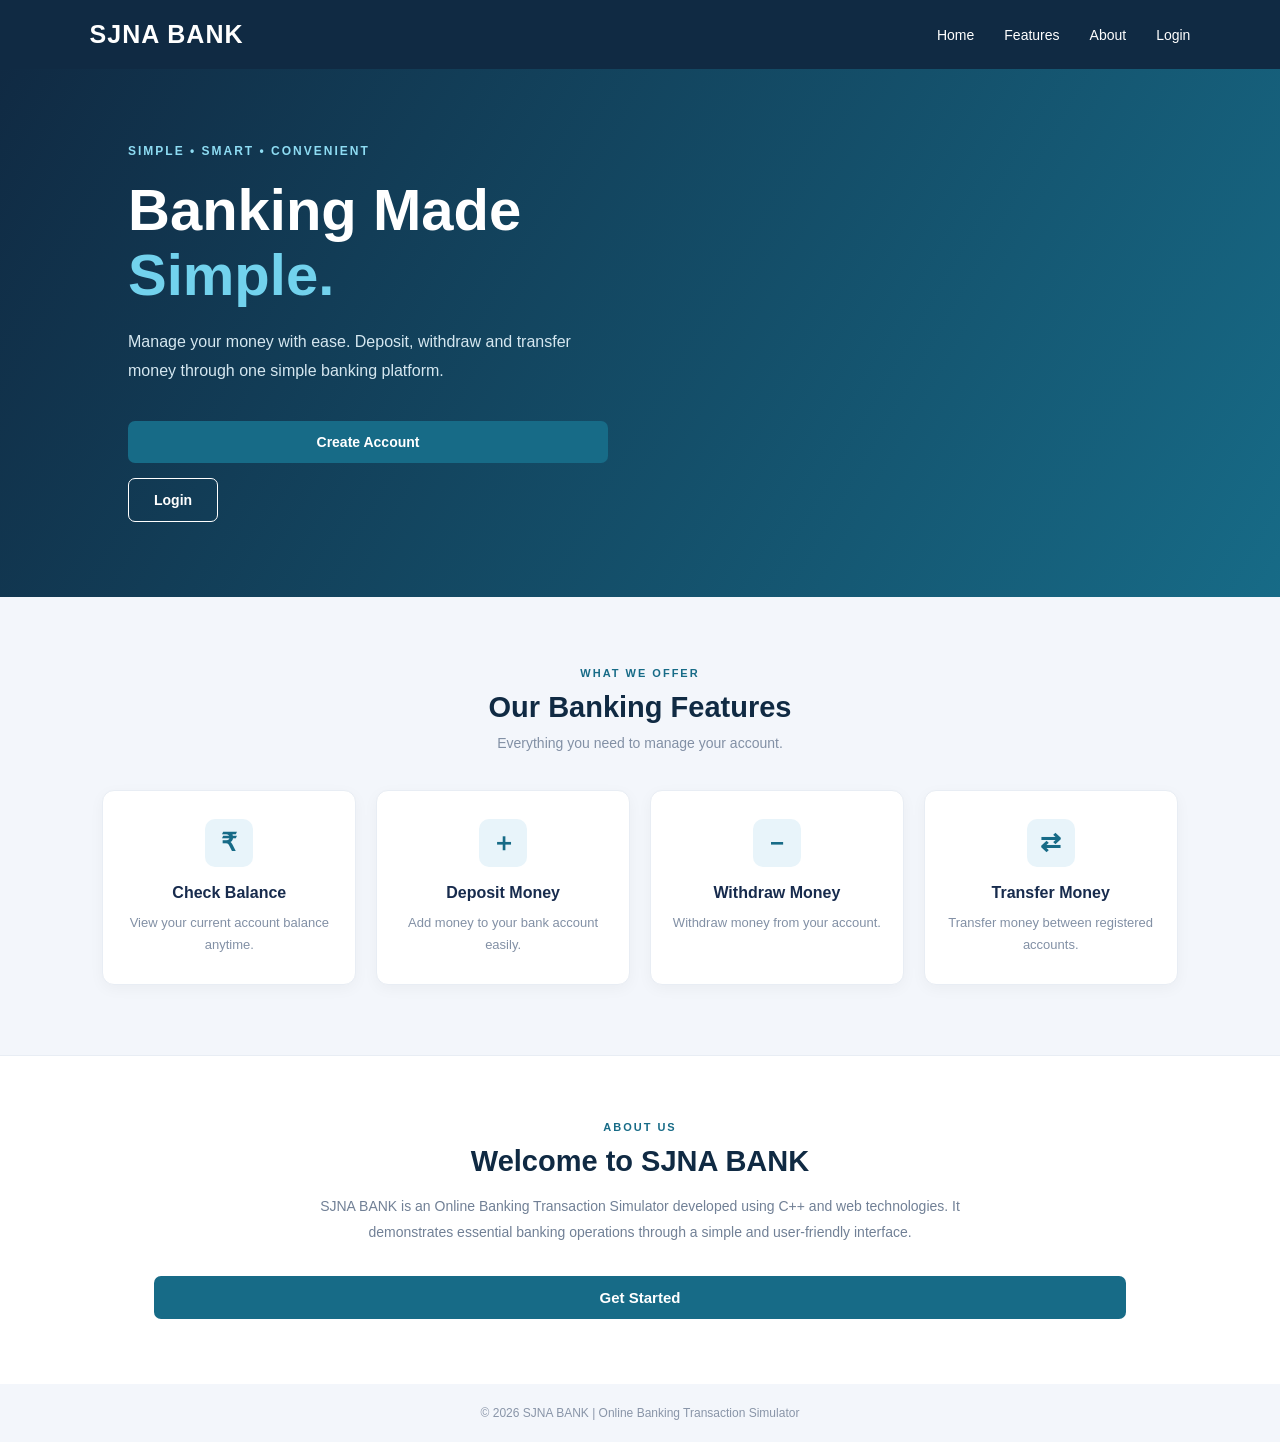
<file: frontend/index.html>
<!DOCTYPE html>
<html lang="en">
<head>
    <meta charset="UTF-8">
    <meta name="viewport" content="width=device-width, initial-scale=1.0">
    <title>SJNA BANK - Home</title>
    <link rel="stylesheet" href="style.css">
</head>

<body>

    <!-- NAVBAR -->
    <nav class="navbar">
        <div class="logo">SJNA BANK</div>

        <div class="nav-links">
            <a href="#home">Home</a>
            <a href="#features">Features</a>
            <a href="#about">About</a>
            <a href="login.html">Login</a>
        </div>
    </nav>

    <!-- HERO SECTION -->
    <section class="hero" id="home">
        <div class="hero-content">

            <p class="tagline">SIMPLE • SMART • CONVENIENT</p>

            <h1>Banking Made<br><span>Simple.</span></h1>

            <p class="description">
                Manage your money with ease.
                Deposit, withdraw and transfer money
                through one simple banking platform.
            </p>

            <div class="buttons">
                <a href="register.html" class="btn primary">
                    Create Account
                </a>

                <a href="login.html" class="btn secondary">
                    Login
                </a>
            </div>

        </div>
    </section>

    <!-- FEATURES -->
    <section class="features" id="features">

        <div class="section-heading">
            <p>WHAT WE OFFER</p>
            <h2>Our Banking Features</h2>
            <span>Everything you need to manage your account.</span>
        </div>

        <div class="feature-container">

            <div class="feature-card">
                <div class="feature-icon">₹</div>
                <h3>Check Balance</h3>
                <p>View your current account balance anytime.</p>
            </div>

            <div class="feature-card">
                <div class="feature-icon">＋</div>
                <h3>Deposit Money</h3>
                <p>Add money to your bank account easily.</p>
            </div>

            <div class="feature-card">
                <div class="feature-icon">－</div>
                <h3>Withdraw Money</h3>
                <p>Withdraw money from your account.</p>
            </div>

            <div class="feature-card">
                <div class="feature-icon">⇄</div>
                <h3>Transfer Money</h3>
                <p>Transfer money between registered accounts.</p>
            </div>

        </div>
    </section>

    <!-- ABOUT -->
    <section class="about" id="about">

        <p>ABOUT US</p>
        <h2>Welcome to SJNA BANK</h2>

        <p>
            SJNA BANK is an Online Banking Transaction Simulator
            developed using C++ and web technologies.
            It demonstrates essential banking operations
            through a simple and user-friendly interface.
        </p>

        <a href="register.html" class="btn primary">
            Get Started
        </a>

    </section>

    <!-- FOOTER -->
    <footer class="dashboard-footer">
        <p>© 2026 SJNA BANK | Online Banking Transaction Simulator</p>
    </footer>

</body>
</html>
</file>
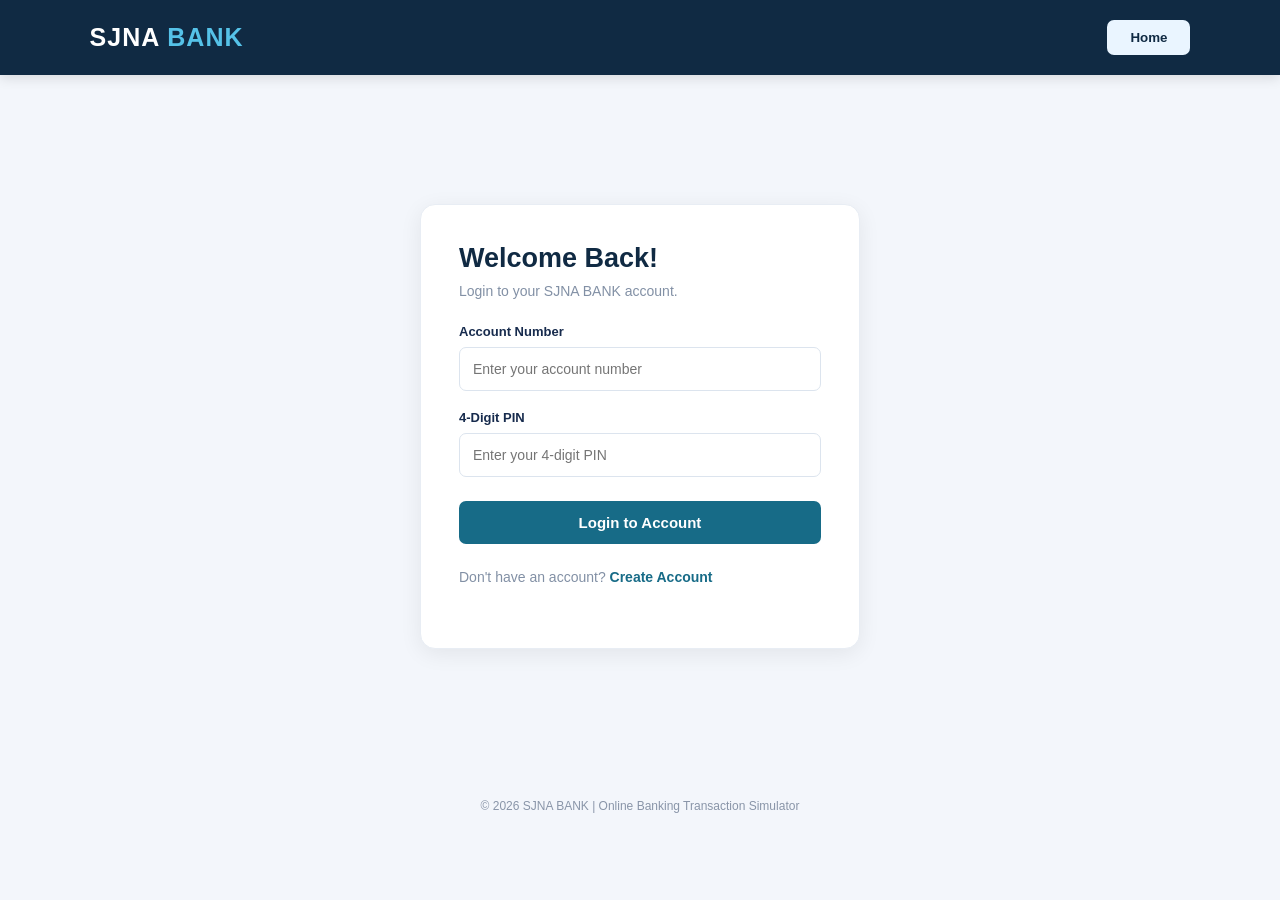
<file: frontend/dashboard.html>
<!DOCTYPE html>
<html lang="en">
<head>
    <meta charset="UTF-8">
    <meta name="viewport" content="width=device-width, initial-scale=1.0">
    <title>SJNA BANK - Dashboard</title>
    <link rel="stylesheet" href="style.css">
</head>

<body class="dashboard-page">

    <!-- NAVBAR -->
    <header class="dashboard-navbar">
        <h1>SJNA <span>BANK</span></h1>

        <div class="nav-right">
            <button class="logout-btn"
                onclick="window.location.href='profile.html'">
                My Account
            </button>

            <button class="logout-btn" onclick="logout()">
                Logout
            </button>
        </div>
    </header>

    <main class="dashboard-container">

        <!-- WELCOME SECTION -->
        <section class="welcome-section">
            <div>
                <h2>Welcome, <span id="customerName">Customer</span>!</h2>
                <p>Here's an overview of your banking activity.</p>
            </div>

            <div class="account-info">
                <span>ACCOUNT NUMBER</span>
                <strong id="accountNumber"></strong>

                <br><br>

                <span>ACCOUNT TYPE</span>
                <strong id="dashboardAccountType">Loading...</strong>
            </div>
        </section>

        <!-- BALANCE CARD -->
        <section class="balance-card">
            <div>
                <p>AVAILABLE BALANCE</p>
                <h1>₹ <span id="balance">0.00</span></h1>
                <span class="balance-note">Your current account balance</span>
            </div>

            <button onclick="loadBalance()">↻ Refresh Balance</button>
        </section>

        <!-- BANKING OPERATIONS -->
        <section class="operations-section">
            <h2>Banking Services</h2>
            <p class="section-subtitle">Choose an operation to continue.</p>

            <div class="operations">

                <div class="operation-card deposit-card">
                    <div class="operation-icon">＋</div>
                    <h3>Deposit Money</h3>
                    <p>Add money to your account.</p>

                    <input type="number" id="depositAmount"
                        placeholder="Enter amount" min="0.01" step="0.01">

                    <button onclick="depositMoney()">Deposit Money</button>
                </div>

                <div class="operation-card withdraw-card">
                    <div class="operation-icon">－</div>
                    <h3>Withdraw Money</h3>
                    <p>Withdraw from your account.</p>

                    <input type="number" id="withdrawAmount"
                        placeholder="Enter amount" min="0.01" step="0.01">

                    <button onclick="withdrawMoney()">Withdraw Money</button>
                </div>

                <div class="operation-card transfer-card">
                    <div class="operation-icon">⇄</div>
                    <h3>Transfer Money</h3>
                    <p>Send money to another account.</p>

                    <input type="text" id="receiverAccount"
                        placeholder="Receiver account number">

                    <input type="number" id="transferAmount"
                        placeholder="Enter amount" min="0.01" step="0.01">

                    <button onclick="transferMoney()">Send Money</button>
                </div>

            </div>
        </section>

        <!-- MESSAGE -->
        <section class="message-section">
            <p id="message"></p>
        </section>

        <!-- TRANSACTION HISTORY -->
        <section class="transaction-section">
            <div class="transaction-heading">
                <div>
                    <h2>Recent Transactions</h2>
                    <p>Your account activity and transaction records.</p>
                </div>
            </div>

            <div id="transactionHistory" class="transaction-history">
                <p>No transactions found.</p>
            </div>
        </section>

    </main>

    <footer class="dashboard-footer">
        <p>© 2026 SJNA BANK | Online Banking Transaction Simulator</p>
    </footer>

    <script src="script.js"></script>

</body>
</html>
</file>
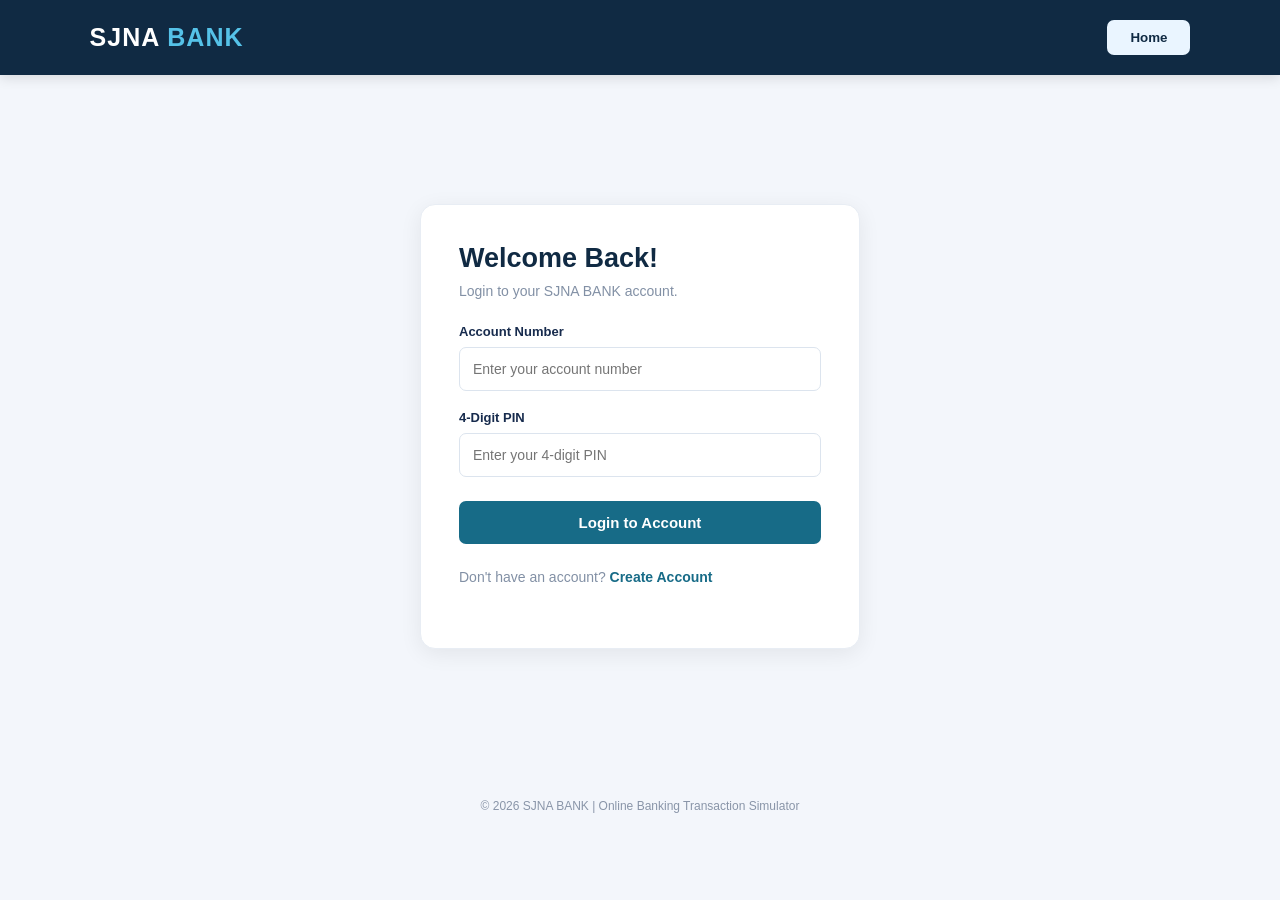
<file: frontend/login.html>
<!DOCTYPE html>
<html lang="en">
<head>
    <meta charset="UTF-8">
    <meta name="viewport" content="width=device-width, initial-scale=1.0">
    <title>SJNA BANK - Login</title>
    <link rel="stylesheet" href="style.css">
</head>

<body class="dashboard-page">

    <!-- NAVBAR -->
    <header class="dashboard-navbar">
        <h1>SJNA <span>BANK</span></h1>

        <div class="nav-right">
            <button class="logout-btn"
                onclick="window.location.href='index.html'">
                Home
            </button>
        </div>
    </header>

    <!-- LOGIN SECTION -->
    <main class="auth-section">
        <div class="auth-card">

            <h1>Welcome Back!</h1>
            <p>Login to your SJNA BANK account.</p>

            <form id="loginForm">

                <label for="accountNumber">Account Number</label>
                <input
                    type="text"
                    id="accountNumber"
                    placeholder="Enter your account number"
                    required
                >

                <label for="pin">4-Digit PIN</label>
                <input
                    type="password"
                    id="pin"
                    placeholder="Enter your 4-digit PIN"
                    maxlength="4"
                    pattern="[0-9]{4}"
                    required
                >

                <button type="submit" class="btn primary">
                    Login to Account
                </button>

            </form>

            <p id="message"></p>

            <p class="auth-switch">
                Don't have an account?
                <a href="register.html">Create Account</a>
            </p>

        </div>
    </main>

    <footer class="dashboard-footer">
        <p>© 2026 SJNA BANK | Online Banking Transaction Simulator</p>
    </footer>

    <script src="script.js"></script>

</body>
</html>
</file>
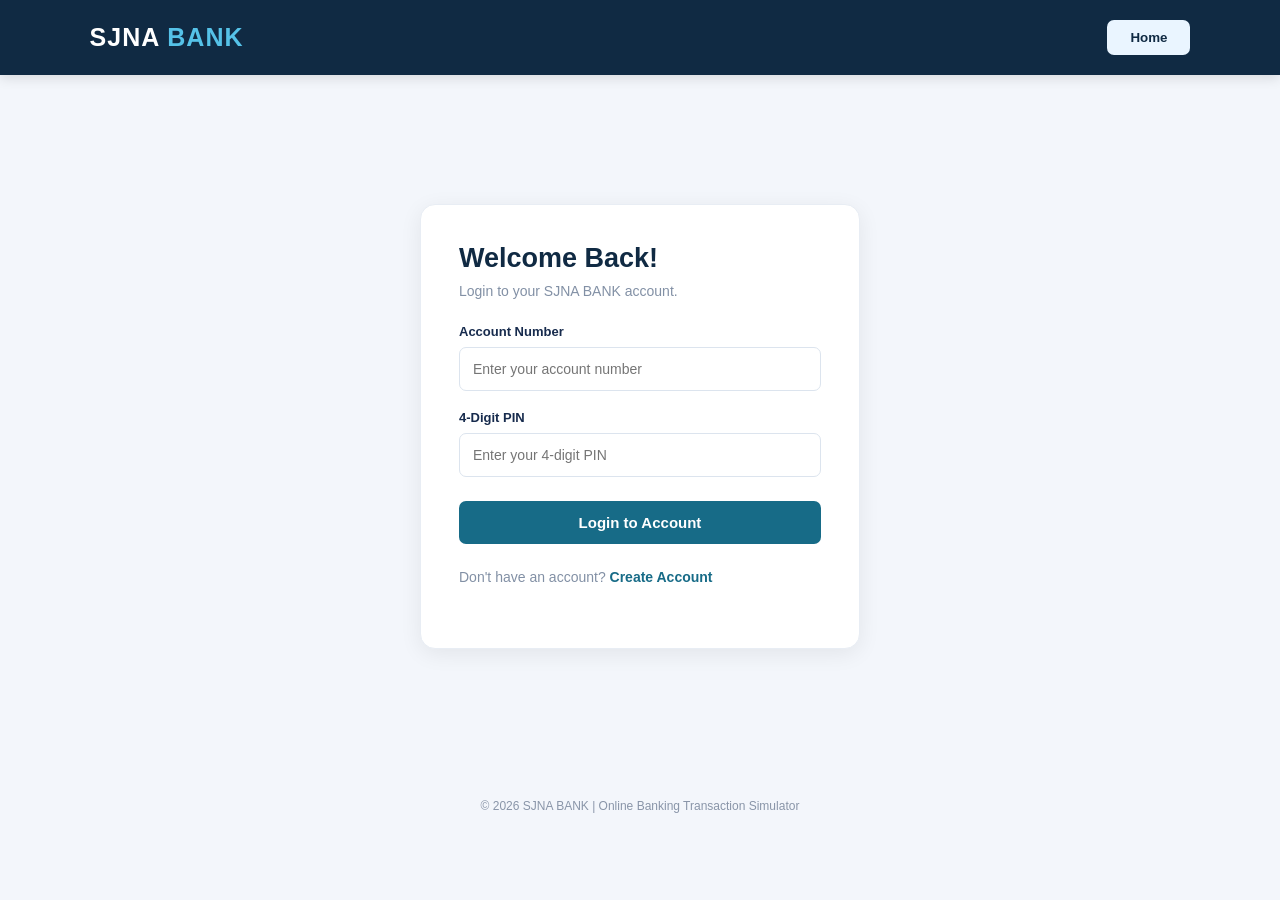
<file: frontend/profile.html>
<!DOCTYPE html>
<html lang="en">
<head>
    <meta charset="UTF-8">
    <meta name="viewport" content="width=device-width, initial-scale=1.0">
    <title>SJNA BANK - My Profile</title>
    <link rel="stylesheet" href="style.css">
</head>

<body class="dashboard-page">

    <header class="dashboard-navbar">
        <h1>SJNA <span>BANK</span></h1>

        <div class="nav-right">
            <button class="logout-btn" onclick="logout()">Logout</button>
        </div>
    </header>

    <main class="profile-container">

        <div class="profile-heading">
            <h2>My Profile</h2>
            <p>View your account information.</p>
        </div>

        <section class="profile-card">

            <div class="profile-avatar" id="profileAvatar">N</div>

            <h2 id="profileName">Loading...</h2>
            <p class="profile-subtitle">SJNA BANK Customer</p>

            <div class="profile-details">

                <div class="profile-detail">
                    <span>ACCOUNT HOLDER</span>
                    <strong id="profileHolder">Loading...</strong>
                </div>

                <div class="profile-detail">
                    <span>ACCOUNT NUMBER</span>
                    <strong id="profileAccount">Loading...</strong>
                </div>

                <div class="profile-detail">
                    <span>ACCOUNT TYPE</span>
                    <strong id="profileAccountType">Loading...</strong>
                </div>

                <div class="profile-detail">
                    <span>AVAILABLE BALANCE</span>
                    <strong>₹ <span id="profileBalance">0.00</span></strong>
                </div>

            </div>

            <button class="profile-back-btn"
                onclick="window.location.href='dashboard.html'">
                Back to Dashboard
            </button>

        </section>

    </main>

    <footer class="dashboard-footer">
        <p>© 2026 SJNA BANK | Online Banking Transaction Simulator</p>
    </footer>

    <script src="script.js"></script>

</body>
</html>
</file>
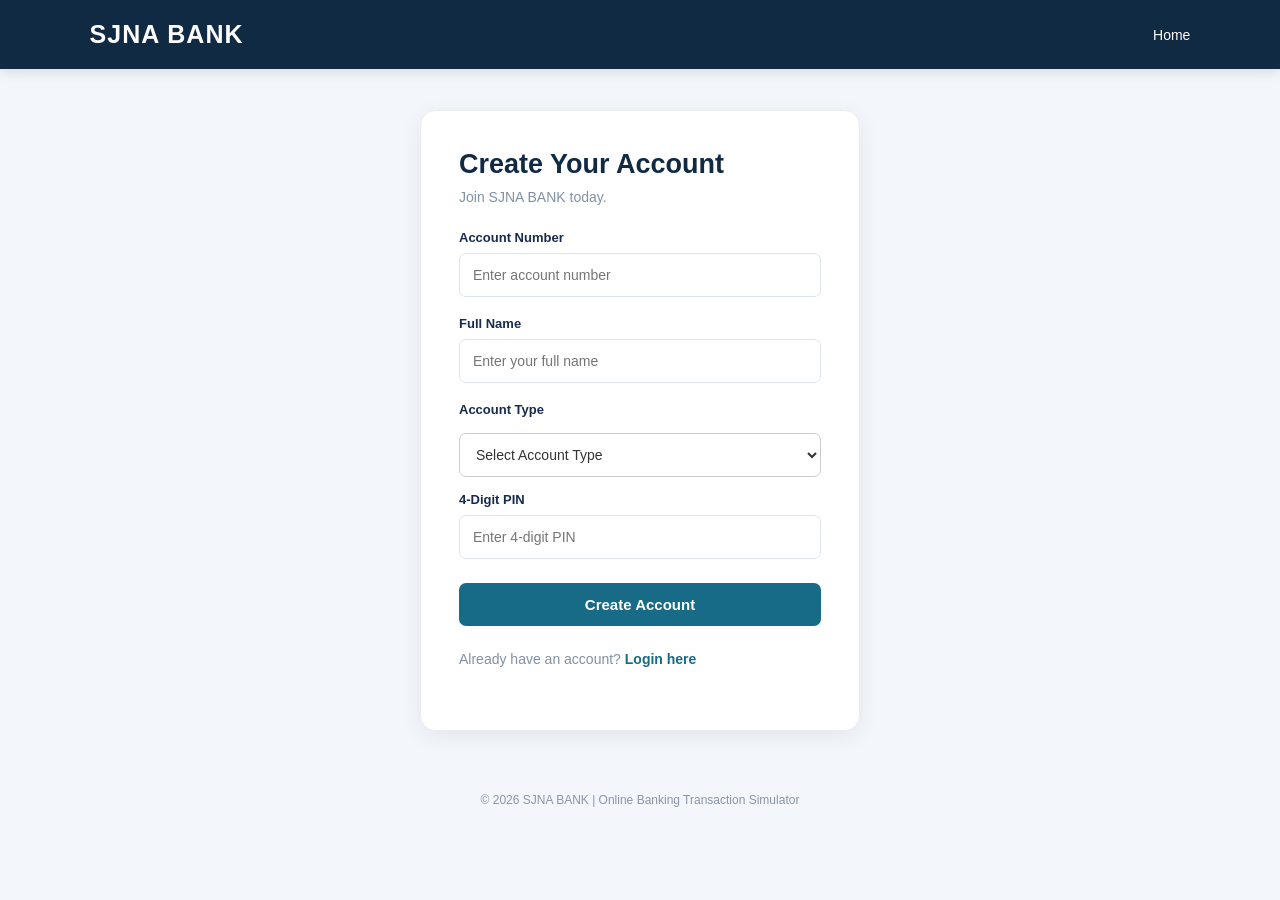
<file: frontend/register.html>
<!DOCTYPE html>
<html lang="en">
<head>
    <meta charset="UTF-8">
    <meta name="viewport" content="width=device-width, initial-scale=1.0">
    <title>SJNA BANK - Create Account</title>
    <link rel="stylesheet" href="style.css">
</head>

<body>

    <nav class="navbar">
        <div class="logo">SJNA BANK</div>
        <a href="index.html">Home</a>
    </nav>

    <section class="auth-section">
        <div class="auth-card">

            <h1>Create Your Account</h1>
            <p>Join SJNA BANK today.</p>

            <form id="registerForm">

                <label for="accountNumber">Account Number</label>
                <input
                    type="text"
                    id="accountNumber"
                    placeholder="Enter account number"
                    required
                >

                <label for="accountHolder">Full Name</label>
                <input
                    type="text"
                    id="accountHolder"
                    placeholder="Enter your full name"
                    required
                >

                <label for="accountType">Account Type</label>
                <select id="accountType" required>
                    <option value="">Select Account Type</option>
                    <option value="Savings">Savings Account</option>
                    <option value="Current">Current Account</option>
                </select>

                <label for="pin">4-Digit PIN</label>
                <input
                    type="password"
                    id="pin"
                    placeholder="Enter 4-digit PIN"
                    maxlength="4"
                    pattern="[0-9]{4}"
                    required
                >

                <button type="submit" class="btn primary">
                    Create Account
                </button>

            </form>

            <p id="message"></p>

            <p>
                Already have an account?
                <a href="login.html">Login here</a>
            </p>

        </div>
    </section>

    <footer class="dashboard-footer">
        <p>© 2026 SJNA BANK | Online Banking Transaction Simulator</p>
    </footer>

    <script src="script.js"></script>

</body>
</html>
</file>
<file: frontend/style.css>
/* GENERAL SETTINGS */
* {
    margin: 0;
    padding: 0;
    box-sizing: border-box;
    font-family: 'Segoe UI', Arial, sans-serif;
}

body {
    background: #f3f6fb;
    color: #172b4d;
}

/* DASHBOARD NAVBAR */
.dashboard-navbar {
    background: #102a43;
    color: white;
    padding: 20px 7%;
    display: flex;
    justify-content: space-between;
    align-items: center;
    box-shadow: 0 3px 12px rgba(0, 0, 0, 0.12);
}

.dashboard-navbar h1 {
    font-size: 25px;
    letter-spacing: 1px;
}

.dashboard-navbar h1 span {
    color: #55c2e8;
}

.nav-right {
    display: flex;
    align-items: center;
    gap: 25px;
}

.account-label {
    color: #d5e4f0;
    font-size: 14px;
}

.logout-btn {
    background: #eaf5ff;
    color: #102a43;
    border: none;
    padding: 10px 23px;
    border-radius: 7px;
    cursor: pointer;
    font-weight: 600;
}

/* MAIN CONTAINER */
.dashboard-container {
    width: 86%;
    max-width: 1250px;
    margin: 35px auto;
}

/* WELCOME SECTION */
.welcome-section {
    display: flex;
    justify-content: space-between;
    align-items: center;
    margin-bottom: 28px;
    gap: 20px;
}

.welcome-section h2 {
    font-size: 27px;
    margin-bottom: 7px;
}

.welcome-section p {
    color: #718096;
    font-size: 14px;
}

.account-info {
    background: white;
    padding: 13px 22px;
    border-radius: 9px;
    box-shadow: 0 3px 12px rgba(0, 0, 0, 0.04);
    display: flex;
    flex-direction: column;
    gap: 5px;
}

.account-info span {
    color: #8493a8;
    font-size: 10px;
    letter-spacing: 1px;
}

.account-info strong {
    font-size: 16px;
}

/* BALANCE CARD */
.balance-card {
    background: linear-gradient(120deg, #102a43, #176b87);
    color: white;
    padding: 30px 38px;
    border-radius: 15px;
    display: flex;
    justify-content: space-between;
    align-items: center;
    margin-bottom: 38px;
    box-shadow: 0 8px 22px rgba(16, 42, 67, 0.15);
}

.balance-card p {
    font-size: 12px;
    letter-spacing: 1.5px;
    color: #c4e7f3;
    margin-bottom: 12px;
}

.balance-card h1 {
    font-size: 38px;
    margin-bottom: 7px;
}

.balance-note {
    font-size: 12px;
    color: #d2e8f1;
}

.balance-card button {
    background: white;
    color: #102a43;
    border: none;
    padding: 12px 20px;
    border-radius: 7px;
    font-weight: 600;
    cursor: pointer;
}

/* BANKING SERVICES */
.operations-section h2,
.transaction-section h2 {
    font-size: 21px;
    margin-bottom: 7px;
}

.section-subtitle,
.transaction-heading p {
    color: #8290a5;
    font-size: 13px;
    margin-bottom: 22px;
}

/* THREE HORIZONTAL CARDS */
.operations {
    display: grid;
    grid-template-columns: repeat(3, 1fr);
    gap: 22px;
}

.operation-card {
    background: white;
    padding: 25px;
    border-radius: 13px;
    box-shadow: 0 4px 15px rgba(0, 0, 0, 0.045);
    border: 1px solid #e8edf4;
    transition: transform 0.2s, box-shadow 0.2s;
}

.operation-card:hover {
    transform: translateY(-4px);
    box-shadow: 0 8px 22px rgba(0, 0, 0, 0.08);
}

.operation-icon {
    width: 43px;
    height: 43px;
    border-radius: 10px;
    display: flex;
    align-items: center;
    justify-content: center;
    font-size: 25px;
    font-weight: bold;
    margin-bottom: 17px;
}

.deposit-card .operation-icon {
    background: #e1f8ed;
    color: #15965b;
}

.withdraw-card .operation-icon {
    background: #fff0e2;
    color: #dc8129;
}

.transfer-card .operation-icon {
    background: #e8efff;
    color: #426bd6;
}

.operation-card h3 {
    font-size: 17px;
    margin-bottom: 7px;
}

.operation-card p {
    font-size: 12px;
    color: #8995a8;
    margin-bottom: 18px;
}

.operation-card input {
    width: 100%;
    padding: 12px;
    border: 1px solid #dce4ee;
    border-radius: 7px;
    outline: none;
    margin-bottom: 12px;
    font-size: 13px;
}

.operation-card input:focus {
    border-color: #2384ad;
    box-shadow: 0 0 0 2px rgba(35, 132, 173, 0.1);
}

.operation-card button {
    width: 100%;
    padding: 12px;
    border: none;
    border-radius: 7px;
    background: #176b87;
    color: white;
    font-weight: 600;
    cursor: pointer;
    transition: background 0.2s;
}

.operation-card button:hover {
    background: #102a43;
}

/* MESSAGE */
.message-section {
    margin-top: 18px;
    min-height: 22px;
}

#message {
    font-size: 14px;
    font-weight: 600;
}

/* TRANSACTION HISTORY */
.transaction-section {
    background: white;
    padding: 26px;
    border-radius: 13px;
    margin-top: 25px;
    box-shadow: 0 4px 15px rgba(0, 0, 0, 0.04);
}

.transaction-heading {
    border-bottom: 1px solid #edf0f5;
    margin-bottom: 15px;
}

.transaction-heading p {
    margin-top: 7px;
}

.transaction-history {
    color: #718096;
    font-size: 14px;
    white-space: pre-wrap;
    line-height: 1.8;
}

/* FOOTER */
.dashboard-footer {
    text-align: center;
    padding: 22px;
    color: #8995a8;
    font-size: 12px;
}

/* MOBILE RESPONSIVE DESIGN */
@media (max-width: 900px) {
    .operations {
        grid-template-columns: repeat(2, 1fr);
    }

    .dashboard-container {
        width: 92%;
    }
}

@media (max-width: 600px) {
    .dashboard-navbar {
        padding: 17px 5%;
    }

    .dashboard-navbar h1 {
        font-size: 20px;
    }

    .nav-right {
        gap: 10px;
    }

    .account-label {
        display: none;
    }

    .dashboard-container {
        width: 92%;
        margin: 25px auto;
    }

    .welcome-section {
        align-items: flex-start;
        flex-direction: column;
    }

    .balance-card {
        align-items: flex-start;
        flex-direction: column;
        gap: 20px;
        padding: 25px;
    }

    .balance-card h1 {
        font-size: 32px;
    }

    .operations {
        grid-template-columns: 1fr;
    }

    .transaction-section {
        padding: 20px;
    }
}

/* PROFILE PAGE */

.profile-container {
    width: 90%;
    max-width: 850px;
    margin: 45px auto;
}

.profile-heading {
    margin-bottom: 25px;
}

.profile-heading h2 {
    font-size: 27px;
    margin-bottom: 7px;
}

.profile-heading p {
    color: #8290a5;
    font-size: 14px;
}

.profile-card {
    background: white;
    padding: 38px;
    border-radius: 15px;
    text-align: center;
    box-shadow: 0 5px 20px rgba(0, 0, 0, 0.05);
}

.profile-avatar {
    width: 85px;
    height: 85px;
    margin: 0 auto 15px;
    background: #176b87;
    color: white;
    border-radius: 50%;
    display: flex;
    align-items: center;
    justify-content: center;
    font-size: 35px;
    font-weight: bold;
}

.profile-card h2 {
    font-size: 23px;
    margin-bottom: 5px;
}

.profile-subtitle {
    color: #8290a5;
    font-size: 13px;
    margin-bottom: 30px;
}

.profile-details {
    display: grid;
    grid-template-columns: repeat(2, 1fr);
    gap: 15px;
    text-align: left;
}

.profile-detail {
    background: #f4f7fb;
    padding: 20px;
    border-radius: 9px;
    display: flex;
    flex-direction: column;
    gap: 9px;
}

.profile-detail span {
    color: #8290a5;
    font-size: 11px;
    letter-spacing: 0.8px;
}

.profile-detail strong {
    color: #172b4d;
    font-size: 16px;
}

.profile-back-btn {
    margin-top: 30px;
    padding: 13px 28px;
    background: #176b87;
    color: white;
    border: none;
    border-radius: 7px;
    font-weight: 600;
    cursor: pointer;
}

.profile-back-btn:hover {
    background: #102a43;
}

@media (max-width: 600px) {
    .profile-container {
        margin: 25px auto;
    }

    .profile-card {
        padding: 22px;
    }

    .profile-details {
        grid-template-columns: 1fr;
    }
}

/* LOGIN AND REGISTER PAGES */

.navbar {
    background: #102a43;
    color: white;
    padding: 20px 7%;
    display: flex;
    justify-content: space-between;
    align-items: center;
    box-shadow: 0 3px 12px rgba(0, 0, 0, 0.12);
}

.logo {
    font-size: 25px;
    font-weight: bold;
    letter-spacing: 1px;
}

.navbar a {
    color: white;
    text-decoration: none;
    font-size: 14px;
}

.navbar a:hover {
    color: #55c2e8;
}

.auth-section {
    min-height: 78vh;
    display: flex;
    justify-content: center;
    align-items: center;
    padding: 40px 20px;
}

.auth-card {
    width: 100%;
    max-width: 440px;
    background: white;
    padding: 38px;
    border-radius: 15px;
    box-shadow: 0 5px 22px rgba(0, 0, 0, 0.07);
    border: 1px solid #e8edf4;
}

.auth-card h1 {
    font-size: 27px;
    color: #102a43;
    margin-bottom: 9px;
}

.auth-card > p {
    color: #8290a5;
    font-size: 14px;
    margin-bottom: 25px;
}

.auth-card form {
    display: flex;
    flex-direction: column;
}

.auth-card label {
    font-size: 13px;
    font-weight: 600;
    margin-bottom: 8px;
    color: #172b4d;
}

.auth-card input {
    width: 100%;
    padding: 13px;
    border: 1px solid #dce4ee;
    border-radius: 7px;
    outline: none;
    margin-bottom: 19px;
    font-size: 14px;
}

.auth-card input:focus {
    border-color: #2384ad;
    box-shadow: 0 0 0 2px rgba(35, 132, 173, 0.1);
}

.btn.primary {
    width: 100%;
    padding: 13px;
    background: #176b87;
    color: white;
    border: none;
    border-radius: 7px;
    font-size: 15px;
    font-weight: 600;
    cursor: pointer;
    margin-top: 5px;
}

.btn.primary:hover {
    background: #102a43;
}

.auth-card #message {
    margin-top: 15px;
}

.auth-card a {
    color: #176b87;
    text-decoration: none;
    font-weight: 600;
}

.auth-card a:hover {
    text-decoration: underline;
}

@media (max-width: 600px) {
    .navbar {
        padding: 17px 5%;
    }

    .auth-card {
        padding: 25px;
    }
}

/* HOME PAGE DESIGN */

.nav-links {
    display: flex;
    align-items: center;
    gap: 30px;
}

.nav-links a {
    color: white;
    text-decoration: none;
    font-size: 14px;
    font-weight: 500;
}

.nav-links a:hover {
    color: #55c2e8;
}

.hero {
    min-height: 480px;
    background: linear-gradient(120deg, #102a43, #176b87);
    display: flex;
    align-items: center;
    padding: 75px 10%;
    color: white;
}

.hero-content {
    max-width: 650px;
}

.tagline {
    color: #8edcf3;
    font-size: 12px;
    font-weight: 700;
    letter-spacing: 2px;
    margin-bottom: 20px;
}

.hero h1 {
    font-size: 58px;
    line-height: 1.12;
    margin-bottom: 20px;
}

.hero h1 span {
    color: #72d2ed;
}

.description {
    max-width: 480px;
    color: #d5e7f0;
    font-size: 16px;
    line-height: 1.8;
    margin-bottom: 30px;
}

.buttons {
    display: flex;
    gap: 15px;
    flex-wrap: wrap;
}

.buttons .btn {
    display: inline-block;
    padding: 13px 25px;
    border-radius: 7px;
    text-decoration: none;
    font-size: 14px;
    font-weight: 600;
    text-align: center;
}

.buttons .primary {
    background: white;
    color: #102a43;
}

.buttons .secondary {
    background: transparent;
    color: white;
    border: 1px solid white;
}

.buttons .btn:hover {
    opacity: 0.85;
}

.features {
    padding: 70px 8%;
    text-align: center;
}

.section-heading > p,
.about > p:first-child {
    color: #176b87;
    font-size: 11px;
    font-weight: 700;
    letter-spacing: 2px;
    margin-bottom: 12px;
}

.section-heading h2,
.about h2 {
    font-size: 29px;
    color: #102a43;
    margin-bottom: 10px;
}

.section-heading > span {
    color: #8290a5;
    font-size: 14px;
}

.feature-container {
    display: grid;
    grid-template-columns: repeat(4, 1fr);
    gap: 20px;
    margin-top: 38px;
}

.feature-card {
    background: white;
    padding: 28px 20px;
    border: 1px solid #e8edf4;
    border-radius: 12px;
    box-shadow: 0 4px 15px rgba(0, 0, 0, 0.04);
    transition: transform 0.2s;
}

.feature-card:hover {
    transform: translateY(-5px);
}

.feature-icon {
    width: 48px;
    height: 48px;
    margin: 0 auto 17px;
    background: #e8f4fa;
    color: #176b87;
    border-radius: 10px;
    display: flex;
    justify-content: center;
    align-items: center;
    font-size: 25px;
    font-weight: bold;
}

.feature-card h3 {
    font-size: 16px;
    color: #172b4d;
    margin-bottom: 10px;
}

.feature-card p {
    color: #8290a5;
    font-size: 13px;
    line-height: 1.7;
}

.about {
    background: white;
    text-align: center;
    padding: 65px 12%;
    border-top: 1px solid #e8edf4;
}

.about > p:not(:first-child) {
    max-width: 700px;
    margin: 15px auto 25px;
    color: #718096;
    font-size: 14px;
    line-height: 1.9;
}

.about .btn {
    display: inline-block;
    background: #176b87;
    color: white;
    text-decoration: none;
    padding: 13px 27px;
    border-radius: 7px;
    font-weight: 600;
}

.about .btn:hover {
    background: #102a43;
}

@media (max-width: 900px) {
    .feature-container {
        grid-template-columns: repeat(2, 1fr);
    }

    .hero h1 {
        font-size: 46px;
    }
}

@media (max-width: 600px) {
    .nav-links {
        gap: 12px;
    }

    .nav-links a {
        font-size: 11px;
    }

    .hero {
        min-height: 420px;
        padding: 55px 7%;
    }

    .hero h1 {
        font-size: 40px;
    }

    .description {
        font-size: 14px;
    }

    .features {
        padding: 50px 6%;
    }

    .feature-container {
        grid-template-columns: 1fr;
    }

    .about {
        padding: 50px 7%;
    }
}

/* FIX CREATE ACCOUNT BUTTON TEXT VISIBILITY */

.btn.primary,
.btn.primary:hover,
.btn.primary:focus,
.btn.primary:active {
    background-color: #176b87;
    color: #ffffff;
}

.btn.primary:focus-visible {
    outline: 2px solid #55c2e8;
    outline-offset: 3px;
}
/* MATCH ACCOUNT TYPE DROPDOWN WITH OTHER INPUT FIELDS */

select {
    width: 100%;
    padding: 12px;
    margin: 8px 0 15px;
    border: 1px solid #ccc;
    border-radius: 7px;
    font-size: 14px;
    background-color: #ffffff;
    color: #333333;
    outline: none;
    box-sizing: border-box;
}

select:focus {
    border-color: #176b87;
}
</file>
